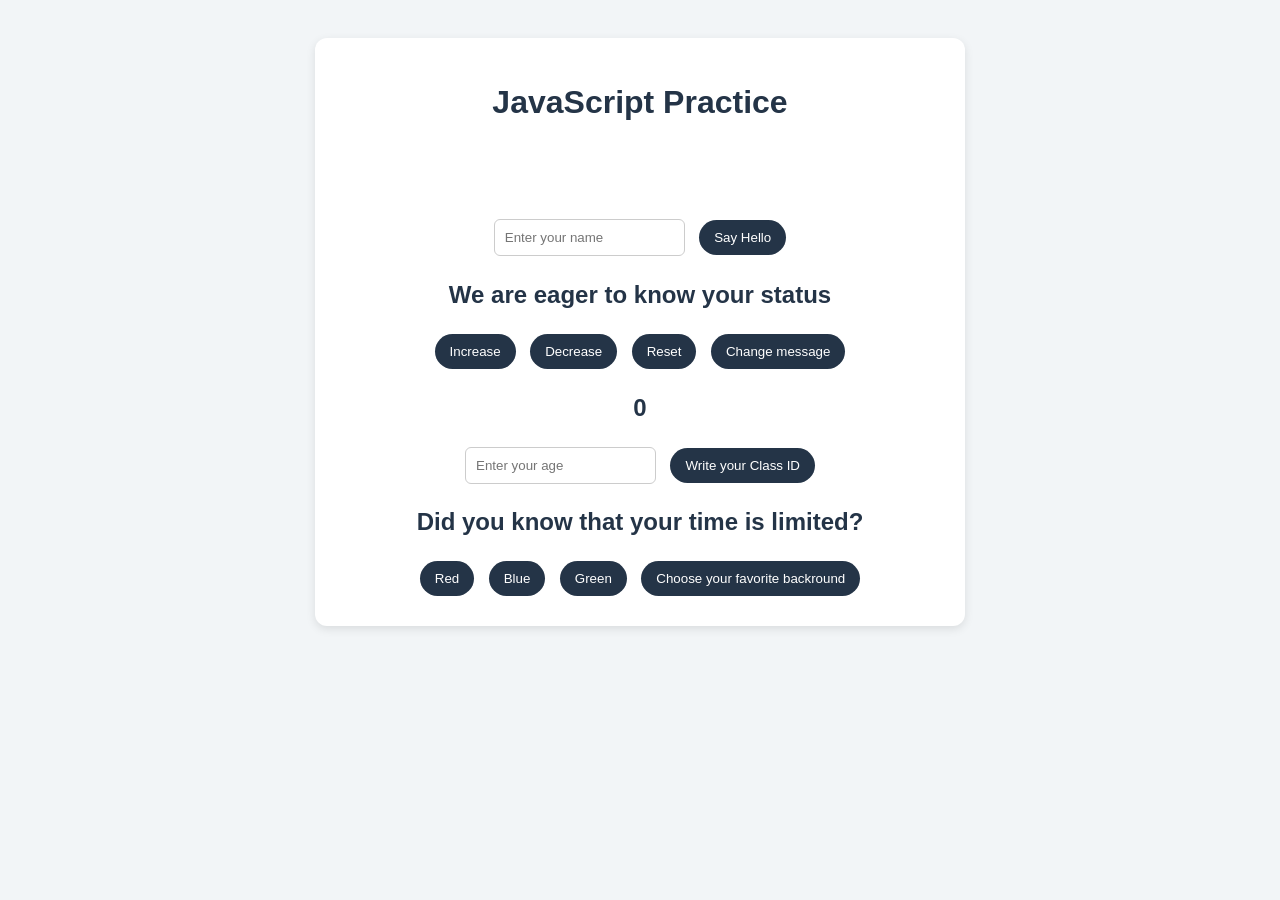
<file: index.html>
<!DOCTYPE html>
 <html>
 <head>
 	<title>JavaScript Practice</title>
	<style> 
		body {
    font-family: Arial, sans-serif;
    background-color: #f2f5f7;
    text-align: center;
    padding: 30px;
}

#bodyStyle {
    background-color: white;
    padding: 25px;
    border-radius: 12px;
    max-width: 600px;
    margin: auto;
    box-shadow: 0 3px 10px rgba(0, 0, 0, 0.1);
}

h1 {
    color: #243447;
}

p {
    color: #555;
}

input {
    padding: 10px;
    margin: 5px;
    border: 1px solid #ccc;
    border-radius: 6px;
}

button {
    padding: 10px 15px;
    margin: 5px;
    border: none;
    border-radius: 20px;
    cursor: pointer;
    background-color: #243447;
    color: white;
}

button:hover {
    opacity: 0.85;
}

h2 {
    color: #243447;
}
#message {
    padding: 15px 20px;
    margin: 20px auto;
    max-width: 450px;
    border-radius: 10px;
    text-align: center;
    font-size: 18px;
    font-weight: bold;
    color: white;
    transition: 0.3s;
}
	</style>
 </head>
 <body>
	<div id="bodyStyle">
		<h1 id="title">JavaScript Practice</h1>

 	<p id="message">Hello students!</p>

 	<input id="nameInput" type="text" placeholder="Enter your name">

 	<button id="helloButton">Say Hello</button>

 	<h2 id="result">We are eager to know your status</h2>

 	<button id="increaseButton">Increase</button>
 	<button id="decreaseButton">Decrease</button>
 	<button id="resetButton">Reset</button>
	<button id="changemessage">Change message</button>


 	<h2 id="counter">0</h2>

	<input id="ageInput" type="number" placeholder="Enter your age">
<button id="checkAgeButton">Write your Class ID</button>

<h2 id="result2">Did you know that your time is limited?</h2>

<button id="redButton">Red</button>
<button id="blueButton">Blue</button>
<button id="greenButton">Green</button>
<button id="choiceButton">Choose your favorite backround</button>
	</div>

 	

 	<script src="script.js"></script>
 </body>
 </html>
</file>
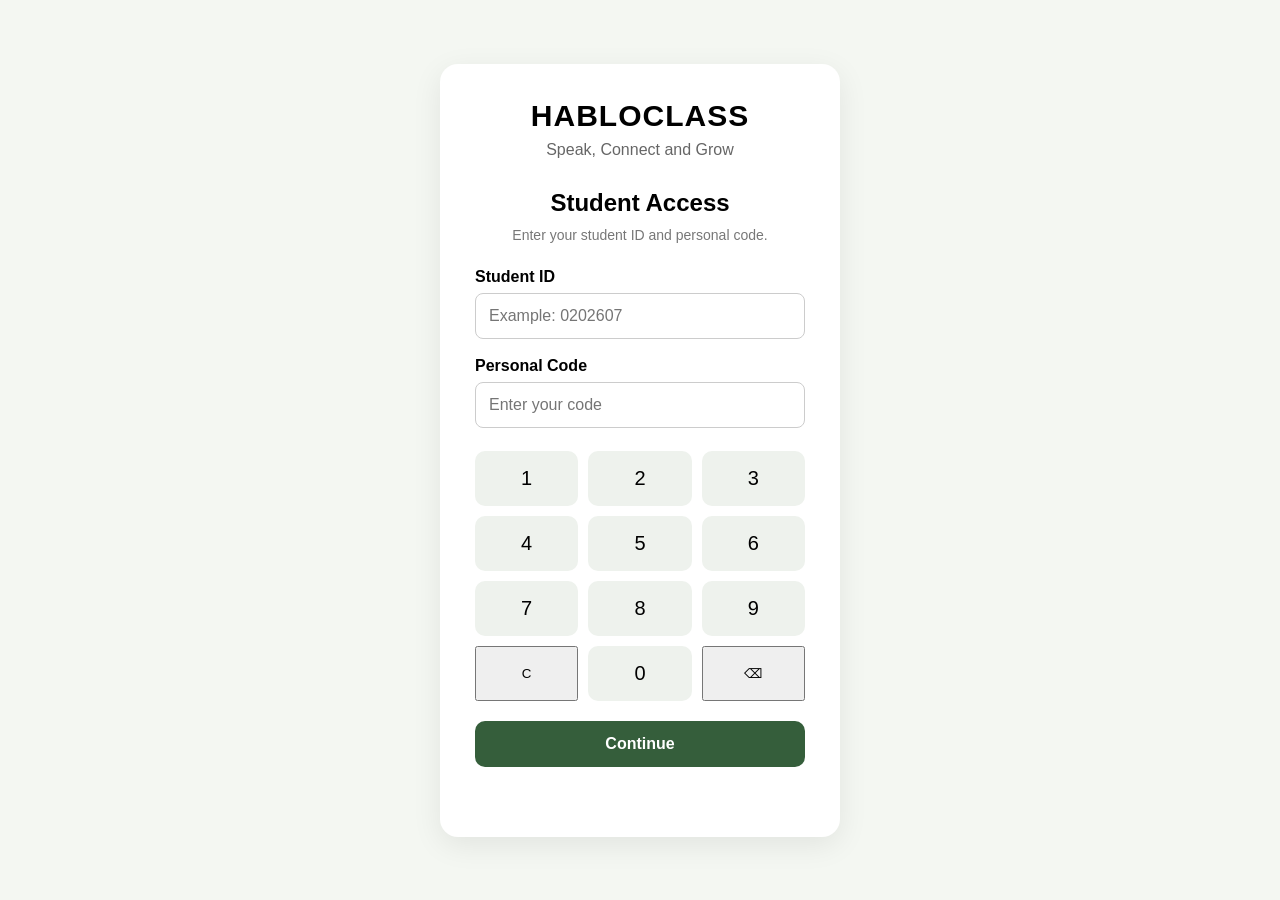
<file: habloclasspractice.html>
<!DOCTYPE html>
<html lang="en">
<head>
    <meta charset="UTF-8">
    <meta name="viewport" content="width=device-width, initial-scale=1.0">

    <title>HABLOCLASS Student Access</title>

    <link rel="stylesheet" href="habloclasspractice.css">
</head>

<body>

    <main class="login-container">

        <section class="login-card">

            <div class="logo">
                <h1>HABLOCLASS</h1>
                <p>Speak, Connect and Grow</p>
            </div>

            <h2>Student Access</h2>

            <p class="instruction">
                Enter your student ID and personal code.
            </p>

            <!-- Student ID -->
            <label for="studentId">Student ID</label>

            <input
                type="text"
                id="studentId"
                placeholder="Example: 0202607"
                maxlength="7"
            >

            <!-- Personal Code -->
            <label for="personalCode">Personal Code</label>

            <input
                type="password"
                id="personalCode"
                placeholder="Enter your code"
                readonly
            >

            <!-- Digit Keypad -->
      <div class="keypad">

    <button class="digit" data-digit="1">1</button>
    <button class="digit" data-digit="2">2</button>
    <button class="digit" data-digit="3">3</button>

    <button class="digit" data-digit="4">4</button>
    <button class="digit" data-digit="5">5</button>
    <button class="digit" data-digit="6">6</button>

    <button class="digit" data-digit="7">7</button>
    <button class="digit" data-digit="8">8</button>
    <button class="digit" data-digit="9">9</button>

    <button id="clearButton">C</button>
    <button class="digit" data-digit="0">0</button>
    <button id="deleteButton">⌫</button>

</div>

            <button id="loginButton" class="login-button">
                Continue
            </button>

            <p id="message"></p>

        </section>

    </main>

    <script src="habloclasspractice.js"></script>

</body>
</html>
</file>
<file: habloclasspractice.css>
* {
    box-sizing: border-box;
    margin: 0;
    padding: 0;
}

body {
    font-family: Arial, sans-serif;
    background: #f4f7f2;
    min-height: 100vh;

    display: flex;
    justify-content: center;
    align-items: center;
}

.login-container {
    width: 100%;
    padding: 20px;
}

.login-card {
    max-width: 400px;
    margin: auto;
    background: white;

    padding: 35px;
    border-radius: 18px;

    box-shadow: 0 8px 30px rgba(0, 0, 0, 0.08);
}

.logo {
    text-align: center;
    margin-bottom: 30px;
}

.logo h1 {
    font-size: 30px;
    letter-spacing: 1px;
}

.logo p {
    margin-top: 8px;
    color: #666;
}

h2 {
    text-align: center;
    margin-bottom: 10px;
}

.instruction {
    text-align: center;
    color: #777;
    font-size: 14px;
    margin-bottom: 25px;
}

label {
    display: block;
    margin-bottom: 7px;
    font-weight: bold;
}

input {
    width: 100%;
    padding: 13px;

    border: 1px solid #ccc;
    border-radius: 8px;

    margin-bottom: 18px;

    font-size: 16px;
}

input:focus {
    outline: none;
    border-color: #4d7c52;
}

.keypad {
    display: grid;
    grid-template-columns: repeat(3, 1fr);
    gap: 10px;

    margin-top: 5px;
    margin-bottom: 20px;
}

.digit {
    height: 55px;

    border: none;
    border-radius: 10px;

    background: #eef2ed;

    font-size: 20px;
    cursor: pointer;
}

.digit:hover {
    background: #dfe8df;
}

.digit:active {
    transform: scale(0.96);
}

.clear-button {
    color: #b14b4b;
}

.delete-button {
    color: #555;
}

.login-button {
    width: 100%;
    padding: 14px;

    border: none;
    border-radius: 10px;

    background: #355e3b;
    color: white;

    font-size: 16px;
    font-weight: bold;

    cursor: pointer;
}

.login-button:hover {
    background: #294a2e;
}

#message {
    text-align: center;
    margin-top: 15px;
    min-height: 20px;
    font-size: 14px;
}
</file>
